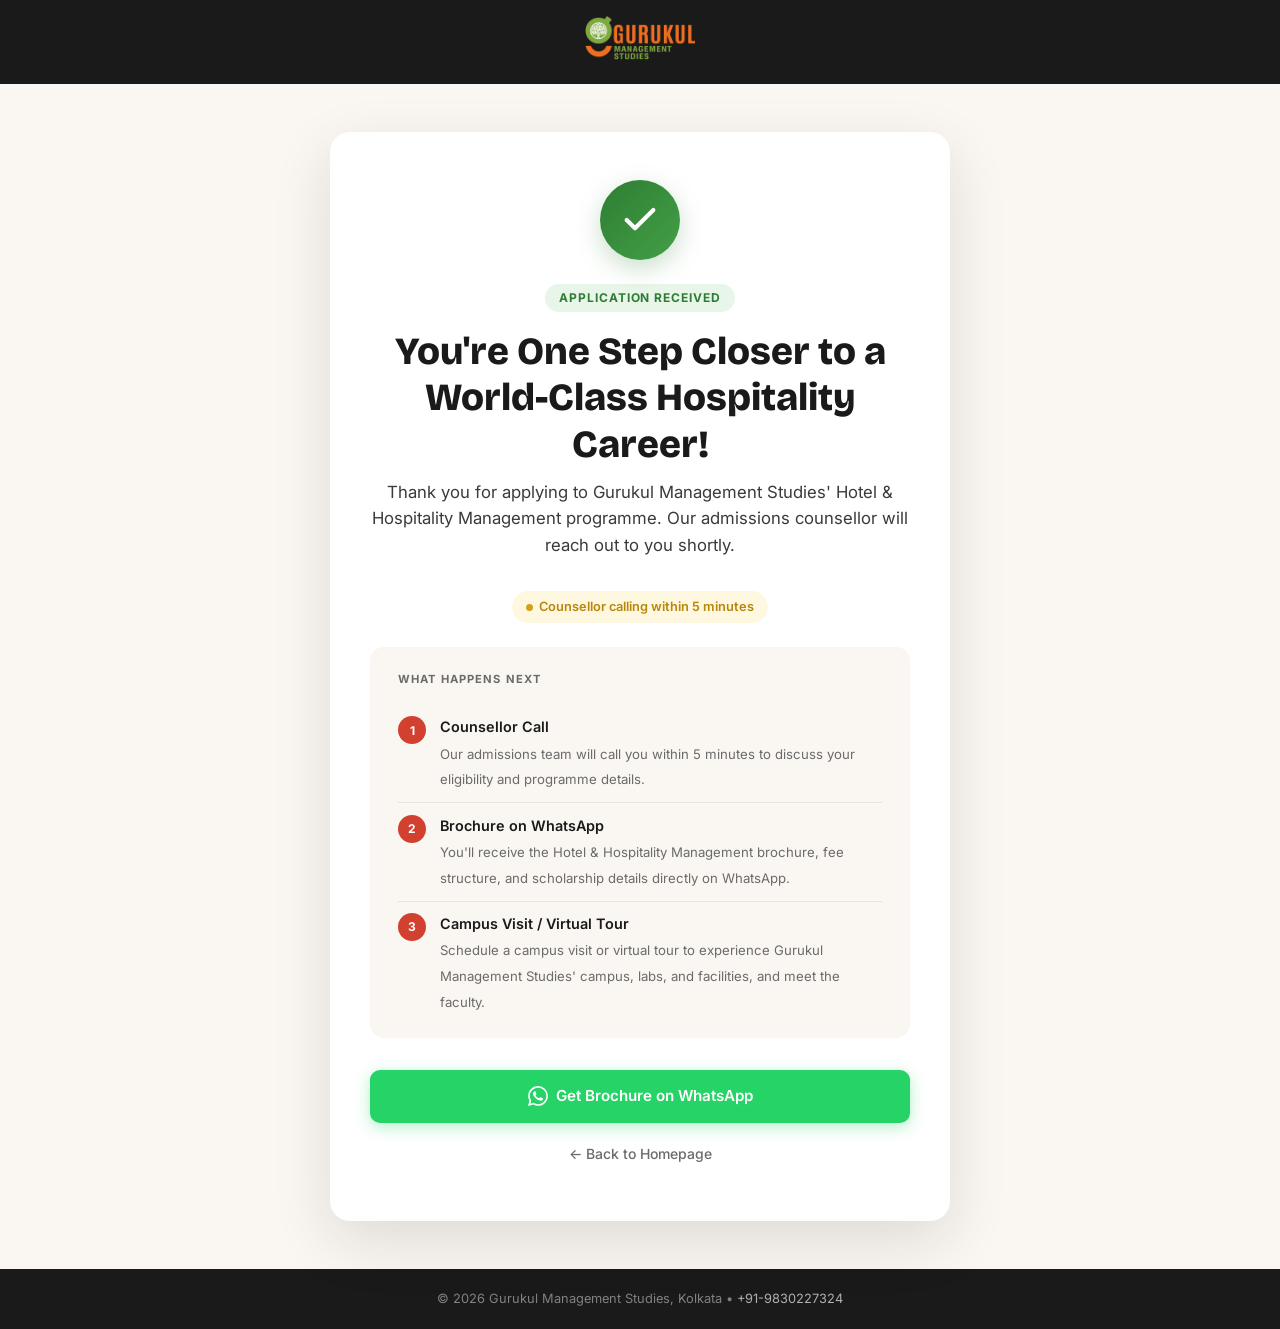
<file: thankyou.html>
<!DOCTYPE html>
<html lang="en">

<head>
  <!-- Google Tag Manager -->
  <script>(function (w, d, s, l, i) {
      w[l] = w[l] || []; w[l].push({
        'gtm.start':
          new Date().getTime(), event: 'gtm.js'
      }); var f = d.getElementsByTagName(s)[0],
        j = d.createElement(s), dl = l != 'dataLayer' ? '&l=' + l : ''; j.async = true; j.src =
          'https://www.googletagmanager.com/gtm.js?id=' + i + dl; f.parentNode.insertBefore(j, f);
    })(window, document, 'script', 'dataLayer', 'GTM-M75GKJQ');</script>
  <!-- End Google Tag Manager -->

  <meta charset="UTF-8">
  <meta name="viewport" content="width=device-width, initial-scale=1.0">
  <title>Application Received — Gurukul Management Studies | Hotel &amp; Hospitality Management Admissions 2026-27
  </title>
  <meta name="robots" content="noindex, nofollow">

  <!-- Google Fonts -->
  <link rel="preconnect" href="https://fonts.googleapis.com">
  <link rel="preconnect" href="https://fonts.gstatic.com" crossorigin>
  <link
    href="https://fonts.googleapis.com/css2?family=Playfair+Display:wght@600;700;800&family=Inter:wght@400;500;600;700&family=Bricolage+Grotesque:opsz,wght@12..96,600;12..96,700;12..96,800&display=swap"
    rel="stylesheet">

  <style>
    :root {
      --sbihm-red: #D24130;
      --sbihm-red-dark: #A0341F;
      --sbihm-red-soft: #F8E5E1;
      --sbihm-black: #1A1A1A;
      --sbihm-charcoal: #3A3A3A;
      --sbihm-gold: #D4A017;
      --sbihm-gold-light: #F0D17A;
      --sbihm-cream: #FAF7F2;
      --sbihm-paper: #FFFFFF;
      --sbihm-line: #E8E5DD;
      --sbihm-mute: #6B6B6B;
      --sbihm-success: #2E7D32;
      --sbihm-shadow: 0 8px 30px rgba(26, 26, 26, 0.08);
      --sbihm-shadow-lg: 0 20px 60px rgba(26, 26, 26, 0.12);
      --font-display: 'Bricolage Grotesque', 'Playfair Display', Georgia, serif;
      --font-serif: 'Playfair Display', Georgia, serif;
      --font-body: 'Inter', -apple-system, BlinkMacSystemFont, sans-serif;
    }

    *,
    *::before,
    *::after {
      box-sizing: border-box;
      margin: 0;
      padding: 0;
    }

    body {
      font-family: var(--font-body);
      color: var(--sbihm-black);
      background: var(--sbihm-cream);
      line-height: 1.6;
      min-height: 100vh;
      display: flex;
      flex-direction: column;
    }

    /* ── Header ── */
    .ty-header {
      background: var(--sbihm-black);
      padding: 1rem 1.5rem;
      display: flex;
      align-items: center;
      justify-content: center;
    }

    .ty-header img {
      height: 44px;
      width: auto;
    }

    /* ── Main ── */
    .ty-main {
      flex: 1;
      display: flex;
      align-items: center;
      justify-content: center;
      padding: 3rem 1.5rem;
    }

    .ty-card {
      background: var(--sbihm-paper);
      border-radius: 20px;
      box-shadow: var(--sbihm-shadow-lg);
      max-width: 620px;
      width: 100%;
      padding: 3rem 2.5rem;
      text-align: center;
      animation: ty-enter 0.5s cubic-bezier(0.22, 1, 0.36, 1) both;
    }

    @keyframes ty-enter {
      from {
        opacity: 0;
        transform: translateY(24px);
      }

      to {
        opacity: 1;
        transform: translateY(0);
      }
    }

    /* ── Check icon ── */
    .ty-icon-wrap {
      width: 80px;
      height: 80px;
      border-radius: 50%;
      background: linear-gradient(135deg, #2E7D32 0%, #43A047 100%);
      display: flex;
      align-items: center;
      justify-content: center;
      margin: 0 auto 1.5rem;
      box-shadow: 0 8px 24px rgba(46, 125, 50, 0.25);
      animation: ty-pop 0.5s 0.25s cubic-bezier(0.34, 1.56, 0.64, 1) both;
    }

    @keyframes ty-pop {
      from {
        transform: scale(0.5);
        opacity: 0;
      }

      to {
        transform: scale(1);
        opacity: 1;
      }
    }

    .ty-icon-wrap svg {
      width: 40px;
      height: 40px;
      stroke: #fff;
    }

    /* ── Heading ── */
    .ty-badge {
      display: inline-block;
      background: #E8F5E9;
      color: var(--sbihm-success);
      font-size: 0.75rem;
      font-weight: 700;
      letter-spacing: 0.08em;
      text-transform: uppercase;
      padding: 0.3rem 0.85rem;
      border-radius: 20px;
      margin-bottom: 1rem;
    }

    .ty-heading {
      font-family: var(--font-display);
      font-size: clamp(1.75rem, 4vw, 2.4rem);
      font-weight: 800;
      color: var(--sbihm-black);
      line-height: 1.2;
      margin-bottom: 0.75rem;
    }

    .ty-subheading {
      font-size: 1.05rem;
      color: var(--sbihm-charcoal);
      margin-bottom: 2rem;
    }

    /* ── Steps ── */
    .ty-steps {
      background: var(--sbihm-cream);
      border-radius: 14px;
      padding: 1.5rem 1.75rem;
      margin-bottom: 2rem;
      text-align: left;
    }

    .ty-steps__title {
      font-size: 0.7rem;
      font-weight: 700;
      letter-spacing: 0.1em;
      text-transform: uppercase;
      color: var(--sbihm-mute);
      margin-bottom: 1rem;
    }

    .ty-step {
      display: flex;
      align-items: flex-start;
      gap: 0.85rem;
      padding: 0.65rem 0;
      border-bottom: 1px solid var(--sbihm-line);
    }

    .ty-step:last-child {
      border-bottom: none;
      padding-bottom: 0;
    }

    .ty-step__num {
      flex-shrink: 0;
      width: 28px;
      height: 28px;
      border-radius: 50%;
      background: var(--sbihm-red);
      color: #fff;
      font-size: 0.75rem;
      font-weight: 700;
      display: flex;
      align-items: center;
      justify-content: center;
      margin-top: 1px;
    }

    .ty-step__text strong {
      display: block;
      font-size: 0.9rem;
      font-weight: 600;
      color: var(--sbihm-black);
      margin-bottom: 0.15rem;
    }

    .ty-step__text span {
      font-size: 0.825rem;
      color: var(--sbihm-mute);
    }

    /* ── CTAs ── */
    .ty-actions {
      display: flex;
      flex-direction: column;
      gap: 0.75rem;
    }

    .ty-btn {
      display: inline-flex;
      align-items: center;
      justify-content: center;
      gap: 0.5rem;
      padding: 0.875rem 1.75rem;
      border-radius: 10px;
      font-family: var(--font-body);
      font-size: 0.95rem;
      font-weight: 600;
      text-decoration: none;
      cursor: pointer;
      border: none;
      transition: transform 0.15s, box-shadow 0.15s;
    }

    .ty-btn:hover {
      transform: translateY(-2px);
    }

    .ty-btn--whatsapp {
      background: #25D366;
      color: #fff;
      box-shadow: 0 4px 16px rgba(37, 211, 102, 0.35);
    }

    .ty-btn--whatsapp:hover {
      box-shadow: 0 8px 24px rgba(37, 211, 102, 0.45);
    }

    .ty-btn--back {
      background: transparent;
      color: var(--sbihm-mute);
      font-size: 0.875rem;
      font-weight: 500;
      padding: 0.5rem 1rem;
    }

    .ty-btn--back:hover {
      color: var(--sbihm-black);
      transform: none;
    }

    /* ── Footer ── */
    .ty-footer {
      background: var(--sbihm-black);
      padding: 1.25rem 1.5rem;
      text-align: center;
    }

    .ty-footer p {
      font-size: 0.8rem;
      color: rgba(255, 255, 255, 0.45);
    }

    .ty-footer a {
      color: rgba(255, 255, 255, 0.65);
      text-decoration: none;
    }

    .ty-footer a:hover {
      color: #fff;
    }

    /* ── Countdown ── */
    .ty-countdown {
      display: inline-flex;
      align-items: center;
      gap: 0.4rem;
      background: #FFF8E1;
      color: #B8860B;
      font-size: 0.8rem;
      font-weight: 600;
      padding: 0.35rem 0.85rem;
      border-radius: 20px;
      margin-bottom: 1.5rem;
    }

    .ty-countdown__dot {
      width: 7px;
      height: 7px;
      border-radius: 50%;
      background: #D4A017;
      animation: pulse 1.2s ease-in-out infinite;
    }

    @keyframes pulse {

      0%,
      100% {
        opacity: 1;
        transform: scale(1);
      }

      50% {
        opacity: 0.4;
        transform: scale(0.8);
      }
    }

    /* ── Responsive ── */
    @media (max-width: 480px) {
      .ty-card {
        padding: 2rem 1.25rem;
        border-radius: 14px;
      }
    }
  </style>
</head>

<body>

  <!-- Google Tag Manager (noscript) -->
  <noscript><iframe src="https://www.googletagmanager.com/ns.html?id=GTM-M75GKJQ" height="0" width="0"
      style="display:none;visibility:hidden"></iframe></noscript>
  <!-- End Google Tag Manager (noscript) -->

  <!-- Header -->
  <header class="ty-header">
    <a href="index.html" aria-label="Gurukul Management Studies Home">
      <img src="assets/images/gurukul_logo.png" alt="Gurukul Management Studies" width="200" height="44"
        loading="eager">
    </a>
  </header>

  <!-- Main content -->
  <main class="ty-main" id="main-content">
    <div class="ty-card">

      <!-- Success icon -->
      <div class="ty-icon-wrap" aria-hidden="true">
        <svg viewBox="0 0 24 24" fill="none" stroke-width="2.5" stroke-linecap="round" stroke-linejoin="round">
          <polyline points="20 6 9 17 4 12" />
        </svg>
      </div>

      <!-- Badge -->
      <div class="ty-badge">Application Received</div>

      <!-- Heading -->
      <h1 class="ty-heading">You're One Step Closer to a World-Class Hospitality Career!</h1>
      <p class="ty-subheading">Thank you for applying to Gurukul Management Studies' Hotel &amp; Hospitality Management
        programme. Our admissions counsellor will reach out to you shortly.</p>

      <!-- Countdown pill -->
      <div class="ty-countdown">
        <span class="ty-countdown__dot"></span>
        Counsellor calling within 5 minutes
      </div>

      <!-- What happens next -->
      <div class="ty-steps">
        <p class="ty-steps__title">What happens next</p>

        <div class="ty-step">
          <div class="ty-step__num">1</div>
          <div class="ty-step__text">
            <strong>Counsellor Call</strong>
            <span>Our admissions team will call you within 5 minutes to discuss your eligibility and programme
              details.</span>
          </div>
        </div>

        <div class="ty-step">
          <div class="ty-step__num">2</div>
          <div class="ty-step__text">
            <strong>Brochure on WhatsApp</strong>
            <span>You'll receive the Hotel &amp; Hospitality Management brochure, fee structure, and scholarship details
              directly on WhatsApp.</span>
          </div>
        </div>

        <div class="ty-step">
          <div class="ty-step__num">3</div>
          <div class="ty-step__text">
            <strong>Campus Visit / Virtual Tour</strong>
            <span>Schedule a campus visit or virtual tour to experience Gurukul Management Studies' campus, labs, and
              facilities, and meet the faculty.</span>
          </div>
        </div>
      </div>

      <!-- CTA buttons -->
      <div class="ty-actions">
        <a href="https://wa.me/919830390636?text=Hi%2C%20I%20just%20applied%20for%20Hotel%20%26%20Hospitality%20Management%20at%20Gurukul%20Management%20Studies.%20Please%20share%20the%20brochure."
          class="ty-btn ty-btn--whatsapp" target="_blank" rel="noopener noreferrer">
          <svg viewBox="0 0 24 24" fill="currentColor" width="20" height="20" aria-hidden="true">
            <path
              d="M17.472 14.382c-.297-.149-1.758-.867-2.03-.967-.273-.099-.471-.148-.67.15-.197.297-.767.966-.94 1.164-.173.199-.347.223-.644.075-.297-.15-1.255-.463-2.39-1.475-.883-.788-1.48-1.761-1.653-2.059-.173-.297-.018-.458.13-.606.134-.133.298-.347.446-.52.149-.174.198-.298.298-.497.099-.198.05-.371-.025-.52-.075-.149-.669-1.612-.916-2.207-.242-.579-.487-.5-.669-.51-.173-.008-.371-.01-.57-.01-.198 0-.52.074-.792.372-.272.297-1.04 1.016-1.04 2.479 0 1.462 1.065 2.875 1.213 3.074.149.198 2.096 3.2 5.077 4.487.709.306 1.262.489 1.694.625.712.227 1.36.195 1.871.118.571-.085 1.758-.719 2.006-1.413.248-.694.248-1.289.173-1.413-.074-.124-.272-.198-.57-.347m-5.421 7.403h-.004a9.87 9.87 0 01-5.031-1.378l-.361-.214-3.741.982.998-3.648-.235-.374a9.86 9.86 0 01-1.51-5.26c.001-5.45 4.436-9.884 9.888-9.884 2.64 0 5.122 1.03 6.988 2.898a9.825 9.825 0 012.893 6.994c-.003 5.45-4.437 9.884-9.885 9.884m8.413-18.297A11.815 11.815 0 0012.05 0C5.495 0 .16 5.335.157 11.892c0 2.096.547 4.142 1.588 5.945L.057 24l6.305-1.654a11.882 11.882 0 005.683 1.448h.005c6.554 0 11.89-5.335 11.893-11.893a11.821 11.821 0 00-3.48-8.413z" />
          </svg>
          Get Brochure on WhatsApp
        </a>

        <a href="index.html" class="ty-btn ty-btn--back">
          ← Back to Homepage
        </a>
      </div>

    </div>
  </main>

  <!-- Footer -->
  <footer class="ty-footer">
    <p>
      &copy; 2026 Gurukul Management Studies, Kolkata &bull;
      <a href="tel:+919830227324">+91-9830227324</a>
    </p>
  </footer>

  <script>
    // Fire GTM conversion event when thank-you page loads
    window.dataLayer = window.dataLayer || [];
    window.dataLayer.push({
      event: 'thank_you_page_view',
      page_type: 'thank_you',
    });
  </script>
</body>

</html>
</file>
